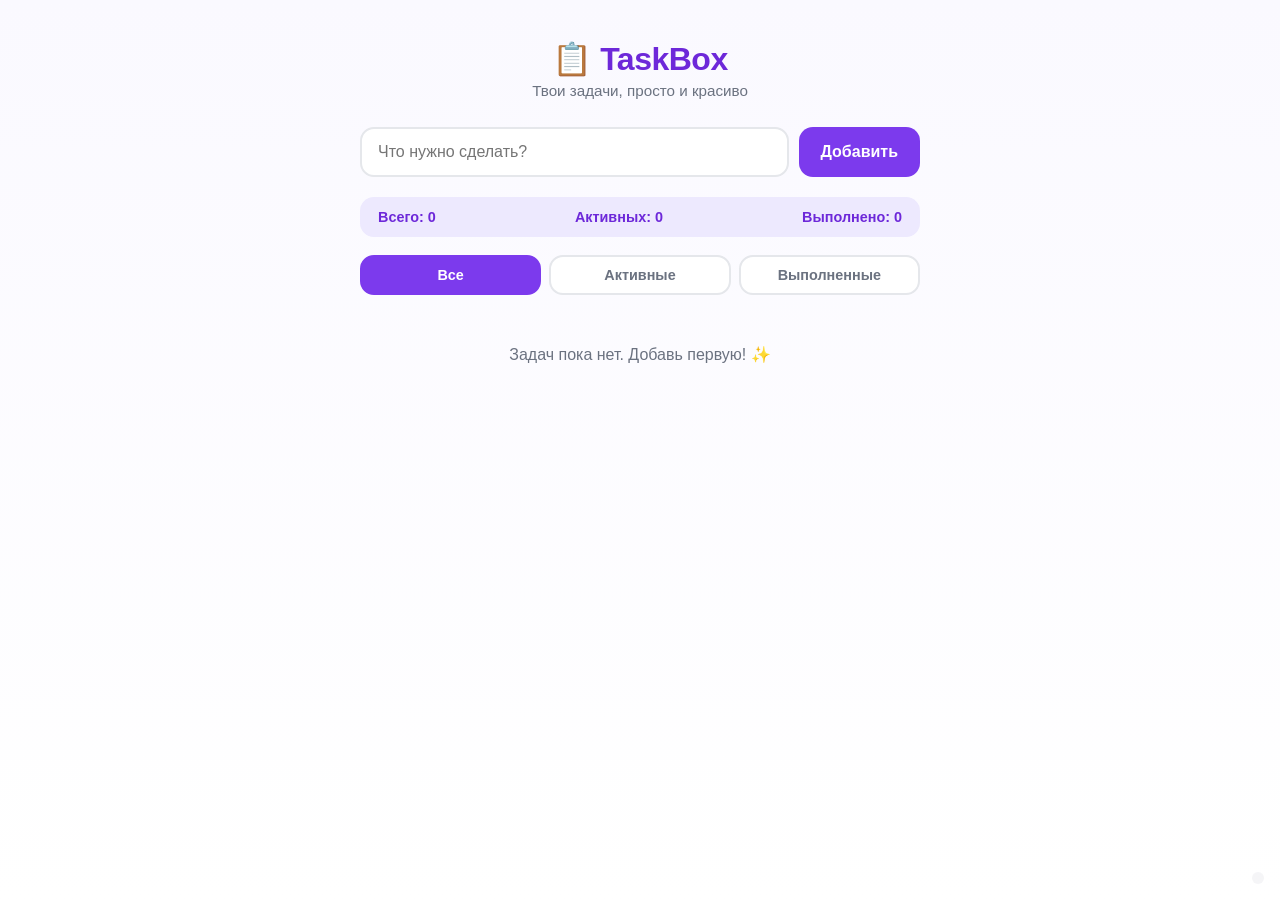
<file: index.html>
<!DOCTYPE html>
<html lang="ru">
<head>
  <meta charset="UTF-8" />
  <meta name="viewport" content="width=device-width, initial-scale=1.0" />
  <title>TaskBox — Менеджер задач</title>
  <link rel="icon" type="image/svg+xml" href="favicon.svg" />
  <link rel="apple-touch-icon" href="apple-touch-icon.png" />
  <meta name="apple-mobile-web-app-title" content="TaskBox" />
  <meta name="apple-mobile-web-app-capable" content="yes" />
  <link rel="stylesheet" href="style.css" />
</head>
<body>
  <div class="app">
    <header class="app-header">
      <h1>📋 TaskBox</h1>
      <p class="subtitle">Твои задачи, просто и красиво</p>
    </header>

    <form class="task-form" id="task-form">
      <input
        type="text"
        id="task-input"
        class="task-input"
        placeholder="Что нужно сделать?"
        autocomplete="off"
        maxlength="200"
      />
      <button type="submit" class="add-btn">Добавить</button>
    </form>

    <div class="stats">
      <span id="total-count">Всего: 0</span>
      <span id="active-count">Активных: 0</span>
      <span id="completed-count">Выполнено: 0</span>
    </div>

    <div class="filters">
      <button class="filter-btn active" data-filter="all">Все</button>
      <button class="filter-btn" data-filter="active">Активные</button>
      <button class="filter-btn" data-filter="completed">Выполненные</button>
    </div>

    <ul class="task-list" id="task-list"></ul>

    <p class="empty-state" id="empty-state">Задач пока нет. Добавь первую! ✨</p>
  </div>

  <button type="button" class="secret-dot" id="secret-dot" aria-label="Дополнительный раздел"></button>

  <div class="secret-overlay" id="secret-overlay" hidden>
    <div class="secret-modal" role="dialog" aria-modal="true" aria-labelledby="secret-title">
      <button type="button" class="secret-close" id="secret-close" aria-label="Закрыть">×</button>
      <h2 id="secret-title">Код доступа</h2>
      <form id="secret-form">
        <input
          type="password"
          id="secret-code-input"
          class="secret-input"
          placeholder="Введите код"
          autocomplete="off"
        />
        <button type="submit" class="secret-submit">Войти</button>
      </form>
      <p class="secret-error" id="secret-error" hidden>Неверный код. Попробуйте ещё раз.</p>
    </div>
  </div>

  <script src="script.js"></script>
  <script src="auth.js"></script>
  <script src="secret.js"></script>
</body>
</html>
</file>
<file: style.css>
:root {
  --purple: #7c3aed;
  --purple-light: #ede9fe;
  --purple-dark: #6d28d9;
  --bg: #ffffff;
  --text: #1f2937;
  --text-muted: #6b7280;
  --border: #e5e7eb;
  --danger: #ef4444;
  --radius: 14px;
  --shadow: 0 2px 10px rgba(124, 58, 237, 0.08);
}

* {
  box-sizing: border-box;
  margin: 0;
  padding: 0;
}

body {
  font-family: "Segoe UI", Roboto, Helvetica, Arial, sans-serif;
  background: linear-gradient(180deg, #faf9ff 0%, #ffffff 100%);
  color: var(--text);
  min-height: 100vh;
  display: flex;
  justify-content: center;
  padding: 40px 16px;
}

.app {
  width: 100%;
  max-width: 560px;
}

.app-header {
  text-align: center;
  margin-bottom: 28px;
}

.app-header h1 {
  font-size: 2rem;
  color: var(--purple-dark);
  letter-spacing: -0.5px;
}

.subtitle {
  color: var(--text-muted);
  margin-top: 4px;
  font-size: 0.95rem;
}

.task-form {
  display: flex;
  gap: 10px;
  margin-bottom: 20px;
}

.task-input {
  flex: 1;
  padding: 14px 16px;
  border: 2px solid var(--border);
  border-radius: var(--radius);
  font-size: 1rem;
  outline: none;
  transition: border-color 0.2s ease, box-shadow 0.2s ease;
  background: #fff;
}

.task-input:focus {
  border-color: var(--purple);
  box-shadow: 0 0 0 4px var(--purple-light);
}

.add-btn {
  padding: 14px 22px;
  border: none;
  border-radius: var(--radius);
  background: var(--purple);
  color: #fff;
  font-size: 1rem;
  font-weight: 600;
  cursor: pointer;
  transition: background 0.2s ease, transform 0.1s ease;
  white-space: nowrap;
}

.add-btn:hover {
  background: var(--purple-dark);
}

.add-btn:active {
  transform: scale(0.97);
}

.stats {
  display: flex;
  justify-content: space-between;
  flex-wrap: wrap;
  gap: 8px;
  background: var(--purple-light);
  border-radius: var(--radius);
  padding: 12px 18px;
  margin-bottom: 18px;
  font-size: 0.9rem;
  color: var(--purple-dark);
  font-weight: 600;
}

.filters {
  display: flex;
  gap: 8px;
  margin-bottom: 20px;
}

.filter-btn {
  flex: 1;
  padding: 10px;
  border: 2px solid var(--border);
  background: #fff;
  border-radius: var(--radius);
  color: var(--text-muted);
  font-size: 0.9rem;
  font-weight: 600;
  cursor: pointer;
  transition: all 0.2s ease;
}

.filter-btn:hover {
  border-color: var(--purple);
  color: var(--purple-dark);
}

.filter-btn.active {
  background: var(--purple);
  border-color: var(--purple);
  color: #fff;
}

.task-list {
  list-style: none;
  display: flex;
  flex-direction: column;
  gap: 10px;
}

.task-item {
  display: flex;
  align-items: center;
  gap: 12px;
  background: #fff;
  border: 1px solid var(--border);
  border-radius: var(--radius);
  padding: 14px 16px;
  box-shadow: var(--shadow);
  animation: fadeIn 0.25s ease;
  transition: transform 0.15s ease, box-shadow 0.15s ease, opacity 0.2s ease;
}

.task-item:hover {
  transform: translateY(-2px);
  box-shadow: 0 6px 16px rgba(124, 58, 237, 0.14);
}

.task-item.removing {
  opacity: 0;
  transform: scale(0.95);
}

.task-checkbox {
  width: 22px;
  height: 22px;
  min-width: 22px;
  border-radius: 50%;
  border: 2px solid var(--purple);
  cursor: pointer;
  appearance: none;
  -webkit-appearance: none;
  position: relative;
  transition: background 0.2s ease;
}

.task-checkbox:checked {
  background: var(--purple);
}

.task-checkbox:checked::after {
  content: "✓";
  position: absolute;
  top: 50%;
  left: 50%;
  transform: translate(-50%, -52%);
  color: #fff;
  font-size: 13px;
  font-weight: bold;
}

.task-text {
  flex: 1;
  font-size: 1rem;
  word-break: break-word;
  transition: color 0.2s ease;
}

.task-item.completed .task-text {
  text-decoration: line-through;
  color: var(--text-muted);
}

.delete-btn {
  border: none;
  background: transparent;
  color: var(--text-muted);
  font-size: 1.1rem;
  cursor: pointer;
  padding: 6px;
  border-radius: 8px;
  transition: background 0.2s ease, color 0.2s ease;
  line-height: 1;
}

.delete-btn:hover {
  background: #fee2e2;
  color: var(--danger);
}

.empty-state {
  text-align: center;
  color: var(--text-muted);
  margin-top: 30px;
  display: none;
}

.empty-state.visible {
  display: block;
}

@keyframes fadeIn {
  from {
    opacity: 0;
    transform: translateY(-6px);
  }
  to {
    opacity: 1;
    transform: translateY(0);
  }
}

/* --- Незаметная кнопка и модалка секретного входа в Goals --- */

.secret-dot {
  position: fixed;
  right: 16px;
  bottom: 16px;
  width: 12px;
  height: 12px;
  border-radius: 50%;
  border: none;
  background: #d6d9e0;
  cursor: pointer;
  opacity: 0.25;
  transition: opacity 0.2s ease, background 0.2s ease, transform 0.2s ease;
  padding: 0;
  z-index: 50;
}

.secret-dot:hover {
  opacity: 1;
  background: var(--purple);
  transform: scale(1.3);
}

.secret-overlay {
  position: fixed;
  inset: 0;
  background: rgba(31, 41, 55, 0.45);
  align-items: center;
  justify-content: center;
  padding: 16px;
  z-index: 100;
  animation: fadeIn 0.2s ease;
}

.secret-overlay:not([hidden]) {
  display: flex;
}

.secret-modal {
  position: relative;
  background: #fff;
  border-radius: var(--radius);
  padding: 32px 28px;
  width: 100%;
  max-width: 360px;
  box-shadow: 0 10px 40px rgba(0, 0, 0, 0.2);
  text-align: center;
}

.secret-modal h2 {
  font-size: 1.2rem;
  color: var(--purple-dark);
  margin-bottom: 18px;
}

.secret-modal form {
  display: flex;
  flex-direction: column;
  gap: 12px;
}

.secret-input {
  padding: 12px 14px;
  border: 2px solid var(--border);
  border-radius: var(--radius);
  font-size: 1rem;
  outline: none;
  text-align: center;
  letter-spacing: 1px;
  transition: border-color 0.2s ease, box-shadow 0.2s ease;
}

.secret-input:focus {
  border-color: var(--purple);
  box-shadow: 0 0 0 4px var(--purple-light);
}

.secret-submit {
  padding: 12px;
  border: none;
  border-radius: var(--radius);
  background: var(--purple);
  color: #fff;
  font-size: 1rem;
  font-weight: 600;
  cursor: pointer;
  transition: background 0.2s ease;
}

.secret-submit:hover {
  background: var(--purple-dark);
}

.secret-close {
  position: absolute;
  top: 10px;
  right: 14px;
  border: none;
  background: transparent;
  font-size: 1.4rem;
  line-height: 1;
  color: var(--text-muted);
  cursor: pointer;
}

.secret-close:hover {
  color: var(--text);
}

.secret-error {
  color: var(--danger);
  font-size: 0.88rem;
  margin-top: 12px;
}

@media (max-width: 480px) {
  .app-header h1 {
    font-size: 1.6rem;
  }

  .task-form {
    gap: 8px;
  }

  .task-input {
    padding: 12px 14px;
  }

  .add-btn {
    padding: 0;
    width: 48px;
    height: 48px;
    flex-shrink: 0;
    font-size: 0;
  }

  .add-btn::before {
    content: "+";
    font-size: 1.6rem;
    line-height: 1;
  }

  .stats {
    flex-direction: column;
    text-align: center;
  }

  .filters {
    background: var(--border);
    padding: 4px;
    border-radius: var(--radius);
    gap: 2px;
  }

  .filter-btn {
    border: none;
    padding: 9px 4px;
    border-radius: calc(var(--radius) - 4px);
    background: transparent;
    font-size: 0.85rem;
  }

  .filter-btn:hover {
    color: var(--text-muted);
  }

  .filter-btn.active {
    background: #fff;
    color: var(--purple-dark);
    box-shadow: 0 1px 4px rgba(0, 0, 0, 0.12);
  }
}
</file>
<file: goals.css>
:root {
  --bg: #0d1117;
  --bg-elevated: #161b22;
  --sidebar-bg: #090d12;
  --border: #272e38;
  --text: #e6edf3;
  --muted: #8b96a5;
  --accent: #c9a227;
  --accent-hover: #e0b830;
  --accent-soft: rgba(201, 162, 39, 0.14);
  --danger: #f87171;
  --danger-soft: rgba(248, 113, 113, 0.14);
  --success: #34d399;
  --radius: 12px;
  --shadow: 0 2px 14px rgba(0, 0, 0, 0.35);
}

* {
  box-sizing: border-box;
  margin: 0;
  padding: 0;
}

body {
  font-family: "Segoe UI", Roboto, Helvetica, Arial, sans-serif;
  background: var(--bg);
  color: var(--text);
  min-height: 100vh;
}

button, input, textarea, select {
  font-family: inherit;
}

/* --- Layout --- */

.archive-app {
  display: flex;
  min-height: 100vh;
}

.sidebar {
  width: 250px;
  min-width: 250px;
  background: var(--sidebar-bg);
  border-right: 1px solid var(--border);
  display: flex;
  flex-direction: column;
  padding: 22px 16px 22px 54px;
  position: sticky;
  top: 0;
  height: 100vh;
}

.brand {
  display: flex;
  align-items: center;
  gap: 10px;
  padding: 0 8px 20px;
  border-bottom: 1px solid var(--border);
  margin-bottom: 18px;
}

.brand-icon {
  font-size: 1.4rem;
}

.brand-title {
  font-size: 1.05rem;
  font-weight: 700;
  letter-spacing: 1px;
  color: var(--accent);
}

.nav {
  display: flex;
  flex-direction: column;
  gap: 4px;
  margin-bottom: 20px;
}

.nav-item {
  text-align: left;
  border: none;
  background: transparent;
  color: var(--muted);
  padding: 10px 12px;
  border-radius: 10px;
  font-size: 0.92rem;
  font-weight: 600;
  cursor: pointer;
  transition: background 0.15s ease, color 0.15s ease;
}

.nav-item:hover {
  background: var(--bg-elevated);
  color: var(--text);
}

.nav-item.active {
  background: var(--accent-soft);
  color: var(--accent);
}

.folders-section {
  flex: 1;
  overflow-y: auto;
  min-height: 0;
}

.folders-header {
  display: flex;
  justify-content: space-between;
  align-items: center;
  padding: 0 12px;
  margin-bottom: 8px;
  color: var(--muted);
  font-size: 0.8rem;
  font-weight: 700;
  text-transform: uppercase;
  letter-spacing: 0.5px;
}

.folder-add-btn {
  border: none;
  background: transparent;
  color: var(--muted);
  font-size: 1rem;
  width: 20px;
  height: 20px;
  line-height: 1;
  cursor: pointer;
  border-radius: 6px;
}

.folder-add-btn:hover {
  background: var(--bg-elevated);
  color: var(--accent);
}

.folders-list {
  display: flex;
  flex-direction: column;
  gap: 2px;
}

.folder-item {
  display: flex;
  align-items: center;
  gap: 4px;
  padding: 7px 8px;
  border-radius: 10px;
  color: var(--muted);
  font-size: 0.88rem;
  cursor: pointer;
  transition: background 0.15s ease, color 0.15s ease;
}

.folder-item:hover {
  background: var(--bg-elevated);
  color: var(--text);
}

.folder-item.active {
  background: var(--accent-soft);
  color: var(--accent);
}

.folder-toggle {
  border: none;
  background: transparent;
  color: inherit;
  width: 16px;
  min-width: 16px;
  height: 16px;
  font-size: 0.7rem;
  line-height: 1;
  cursor: pointer;
  padding: 0;
  opacity: 0.7;
  transition: transform 0.15s ease;
}

.folder-toggle.expanded {
  transform: rotate(90deg);
}

.folder-toggle-spacer {
  width: 16px;
  min-width: 16px;
}

.folder-item .folder-name {
  flex: 1;
  overflow: hidden;
  text-overflow: ellipsis;
  white-space: nowrap;
  min-width: 0;
}

.folder-item .folder-count {
  font-size: 0.75rem;
  opacity: 0.7;
  flex-shrink: 0;
}

.folder-actions {
  display: flex;
  gap: 0;
  flex-shrink: 0;
  opacity: 0;
  transition: opacity 0.15s ease;
}

.folder-item:hover .folder-actions {
  opacity: 1;
}

.folder-action {
  border: none;
  background: transparent;
  color: var(--muted);
  font-size: 0.78rem;
  cursor: pointer;
  padding: 3px 5px;
  border-radius: 4px;
  line-height: 1;
}

.folder-action:hover {
  background: var(--bg);
  color: var(--accent);
}

.folder-action.folder-delete:hover {
  color: var(--danger);
}

.logout-corner-btn {
  position: fixed;
  top: 14px;
  left: 14px;
  z-index: 200;
  width: 36px;
  height: 36px;
  border: 1px solid var(--border);
  background: var(--sidebar-bg);
  color: var(--muted);
  border-radius: 50%;
  font-size: 1.3rem;
  line-height: 1;
  cursor: pointer;
  display: flex;
  align-items: center;
  justify-content: center;
  transition: all 0.15s ease;
  box-shadow: var(--shadow);
}

.logout-corner-btn:hover {
  border-color: var(--danger);
  color: var(--danger);
  background: var(--danger-soft);
}

.main {
  flex: 1;
  padding: 36px 40px;
  min-width: 0;
}

.view-title {
  font-size: 1.7rem;
  letter-spacing: -0.3px;
}

.view-subtitle {
  color: var(--muted);
  margin-top: 6px;
  margin-bottom: 26px;
}

.view-header {
  display: flex;
  justify-content: space-between;
  align-items: center;
  gap: 12px;
  margin-bottom: 20px;
  flex-wrap: wrap;
}

.section-title {
  font-size: 1.05rem;
  color: var(--muted);
  margin: 30px 0 14px;
  font-weight: 600;
}

.backup-card {
  background: var(--bg-elevated);
  border: 1px solid var(--border);
  border-radius: var(--radius);
  padding: 20px 22px;
  max-width: 480px;
  margin-bottom: 16px;
}

.backup-card-title {
  font-size: 1.05rem;
  margin-bottom: 10px;
}

.backup-card-text {
  color: var(--muted);
  font-size: 0.88rem;
  line-height: 1.5;
  margin-bottom: 16px;
}

/* --- Главная: статистика --- */

.stats-row {
  display: flex;
  gap: 16px;
  flex-wrap: wrap;
}

.stat-card {
  background: var(--bg-elevated);
  border: 1px solid var(--border);
  border-radius: var(--radius);
  padding: 18px 26px;
  display: flex;
  flex-direction: column;
  align-items: center;
  min-width: 120px;
  box-shadow: var(--shadow);
}

.stat-value {
  font-size: 2rem;
  font-weight: 700;
  color: var(--accent);
}

.stat-label {
  color: var(--muted);
  font-size: 0.85rem;
  margin-top: 4px;
}

.recent-list {
  display: flex;
  flex-direction: column;
  gap: 10px;
}

.recent-item {
  background: var(--bg-elevated);
  border: 1px solid var(--border);
  border-radius: var(--radius);
  padding: 14px 18px;
  display: flex;
  justify-content: space-between;
  align-items: center;
  gap: 12px;
  cursor: pointer;
  transition: border-color 0.15s ease, transform 0.1s ease;
}

.recent-item:hover {
  border-color: var(--accent);
  transform: translateY(-1px);
}

.recent-item-title {
  font-weight: 600;
}

.recent-item-date {
  color: var(--muted);
  font-size: 0.8rem;
  white-space: nowrap;
}

/* --- Toolbar / search --- */

.toolbar {
  display: flex;
  align-items: center;
  gap: 10px;
  margin-bottom: 20px;
  flex-wrap: wrap;
}

.search-input {
  flex: 1;
  min-width: 200px;
  padding: 10px 14px;
  border: 1.5px solid var(--border);
  border-radius: 10px;
  background: var(--bg-elevated);
  color: var(--text);
  outline: none;
  font-size: 0.92rem;
  transition: border-color 0.2s ease;
}

.search-input:focus {
  border-color: var(--accent);
}

.search-input::placeholder {
  color: var(--muted);
}

.sort-select {
  padding: 10px 12px;
  border: 1.5px solid var(--border);
  border-radius: 10px;
  background: var(--bg-elevated);
  color: var(--text);
  outline: none;
  font-size: 0.85rem;
  cursor: pointer;
  transition: border-color 0.2s ease;
}

.sort-select:focus {
  border-color: var(--accent);
}

.filter-chip {
  display: flex;
  align-items: center;
  gap: 8px;
  background: var(--accent-soft);
  color: var(--accent);
  padding: 8px 12px;
  border-radius: 999px;
  font-size: 0.85rem;
  font-weight: 600;
  white-space: nowrap;
}

.filter-chip button {
  border: none;
  background: transparent;
  color: inherit;
  cursor: pointer;
  font-size: 1rem;
  line-height: 1;
}

.primary-btn {
  border: none;
  background: var(--accent);
  color: #1a1400;
  padding: 11px 18px;
  border-radius: 10px;
  font-size: 0.92rem;
  font-weight: 700;
  cursor: pointer;
  transition: background 0.2s ease, transform 0.1s ease;
  white-space: nowrap;
}

.primary-btn:hover {
  background: var(--accent-hover);
}

.primary-btn:active {
  transform: scale(0.97);
}

.empty-hint {
  color: var(--muted);
  text-align: center;
  margin-top: 36px;
}

/* --- Карточки документов --- */

.docs-grid,
.files-grid {
  display: grid;
  grid-template-columns: repeat(auto-fill, minmax(260px, 1fr));
  gap: 14px;
}

.doc-card,
.file-card {
  background: var(--bg-elevated);
  border: 1px solid var(--border);
  border-radius: var(--radius);
  padding: 16px 18px;
  display: flex;
  flex-direction: column;
  gap: 8px;
  box-shadow: var(--shadow);
  transition: border-color 0.15s ease, transform 0.1s ease, opacity 0.2s ease;
  animation: fadeIn 0.2s ease;
}

.doc-card:hover,
.file-card:hover {
  border-color: var(--accent);
  transform: translateY(-2px);
}

.doc-card.removing,
.file-card.removing {
  opacity: 0;
  transform: scale(0.95);
}

.card-top {
  display: flex;
  justify-content: space-between;
  align-items: flex-start;
  gap: 8px;
}

.card-title {
  font-weight: 700;
  font-size: 1rem;
  word-break: break-word;
}

.card-actions {
  display: flex;
  gap: 2px;
  flex-shrink: 0;
}

.icon-btn {
  border: none;
  background: transparent;
  color: var(--muted);
  font-size: 0.95rem;
  cursor: pointer;
  padding: 5px 7px;
  border-radius: 8px;
  transition: background 0.15s ease, color 0.15s ease;
  line-height: 1;
}

.icon-btn:hover {
  background: var(--accent-soft);
  color: var(--accent);
}

.icon-btn.delete:hover {
  background: var(--danger-soft);
  color: var(--danger);
}

.card-snippet {
  color: var(--muted);
  font-size: 0.86rem;
  white-space: pre-wrap;
  word-break: break-word;
  max-height: 60px;
  overflow: hidden;
}

.card-meta {
  display: flex;
  justify-content: space-between;
  align-items: center;
  font-size: 0.76rem;
  color: var(--muted);
  margin-top: 4px;
  flex-wrap: wrap;
  gap: 6px;
}

.file-icon {
  font-size: 1.3rem;
}

.file-thumb {
  width: 100%;
  height: 110px;
  object-fit: cover;
  border-radius: 8px;
  border: 1px solid var(--border);
}

.card-footer {
  display: flex;
  gap: 8px;
  margin-top: 4px;
  flex-wrap: wrap;
}

.ghost-btn {
  border: 1px solid var(--border);
  background: transparent;
  color: var(--text);
  padding: 6px 10px;
  border-radius: 8px;
  font-size: 0.78rem;
  font-weight: 600;
  cursor: pointer;
  text-decoration: none;
  display: inline-flex;
  align-items: center;
}

.ghost-btn:hover {
  border-color: var(--accent);
  color: var(--accent);
}

.folder-select-mini {
  margin-top: 6px;
  width: 100%;
  padding: 6px 8px;
  border-radius: 8px;
  border: 1px solid var(--border);
  background: var(--bg);
  color: var(--text);
  font-size: 0.78rem;
}

/* --- Модалки --- */

.modal-overlay {
  position: fixed;
  inset: 0;
  background: rgba(0, 0, 0, 0.6);
  align-items: center;
  justify-content: center;
  padding: 16px;
  z-index: 100;
  animation: fadeIn 0.2s ease;
}

.modal-overlay:not([hidden]) {
  display: flex;
}

.modal {
  position: relative;
  background: var(--bg-elevated);
  border: 1px solid var(--border);
  border-radius: var(--radius);
  padding: 28px 26px;
  width: 100%;
  max-width: 520px;
  max-height: 90vh;
  overflow-y: auto;
  box-shadow: 0 10px 50px rgba(0, 0, 0, 0.5);
}

.modal.modal-small {
  max-width: 360px;
}

.modal h2 {
  font-size: 1.15rem;
  margin-bottom: 18px;
}

.modal form {
  display: flex;
  flex-direction: column;
  gap: 14px;
}

.field {
  display: flex;
  flex-direction: column;
  gap: 6px;
  font-size: 0.85rem;
  color: var(--muted);
  font-weight: 600;
}

.field input,
.field textarea,
.field select {
  font-family: inherit;
  padding: 10px 12px;
  border: 1.5px solid var(--border);
  border-radius: 10px;
  font-size: 0.95rem;
  color: var(--text);
  background: var(--bg);
  outline: none;
  resize: vertical;
  transition: border-color 0.2s ease;
}

.field input:focus,
.field textarea:focus,
.field select:focus {
  border-color: var(--accent);
}

.save-btn {
  border: none;
  background: var(--accent);
  color: #1a1400;
  padding: 12px;
  border-radius: 10px;
  font-size: 0.95rem;
  font-weight: 700;
  cursor: pointer;
  margin-top: 4px;
}

.save-btn:hover {
  background: var(--accent-hover);
}

.save-btn:disabled {
  opacity: 0.6;
  cursor: default;
}

.draft-hint {
  background: var(--accent-soft);
  color: var(--accent);
  border-radius: 10px;
  padding: 10px 12px;
  font-size: 0.85rem;
  display: flex;
  flex-wrap: wrap;
  align-items: center;
  gap: 8px;
}

.draft-hint .ghost-btn {
  margin-top: 0;
}

.password-error {
  color: var(--danger);
  font-size: 0.85rem;
  margin-top: -6px;
}

.modal-close {
  position: absolute;
  top: 10px;
  right: 14px;
  border: none;
  background: transparent;
  font-size: 1.4rem;
  line-height: 1;
  color: var(--muted);
  cursor: pointer;
}

.modal-close:hover {
  color: var(--text);
}

@keyframes fadeIn {
  from {
    opacity: 0;
    transform: translateY(-6px);
  }
  to {
    opacity: 1;
    transform: translateY(0);
  }
}

/* --- Адаптив --- */

@media (max-width: 760px) {
  .archive-app {
    flex-direction: column;
  }

  .sidebar {
    width: 100%;
    min-width: 0;
    height: auto;
    position: static;
    flex-direction: row;
    flex-wrap: wrap;
    align-items: center;
    padding: 14px 16px;
    gap: 10px;
  }

  .brand {
    border-bottom: none;
    padding: 0;
    margin-bottom: 0;
    margin-right: auto;
  }

  .nav {
    flex-direction: row;
    flex-wrap: wrap;
    margin-bottom: 0;
  }

  .folders-section {
    flex: 1 1 100%;
    width: 100%;
    order: 3;
    max-height: 140px;
  }

  .sidebar {
    padding-left: 60px;
  }

  .logout-corner-btn {
    width: 32px;
    height: 32px;
    font-size: 1.1rem;
  }

  .main {
    padding: 22px 18px;
  }

  .stats-row {
    gap: 10px;
  }

  .stat-card {
    flex: 1;
    min-width: 0;
    padding: 14px 10px;
  }
}

/* Страховка: атрибут hidden должен побеждать любые другие display-правила
   (без этого правила классы вроде .filter-chip/.draft-hint/.field,
   задающие display:flex, перебивают hidden из-за равной специфичности —
   элемент с hidden оставался видимым как пустой блок). */
[hidden] {
  display: none !important;
}
</file>
